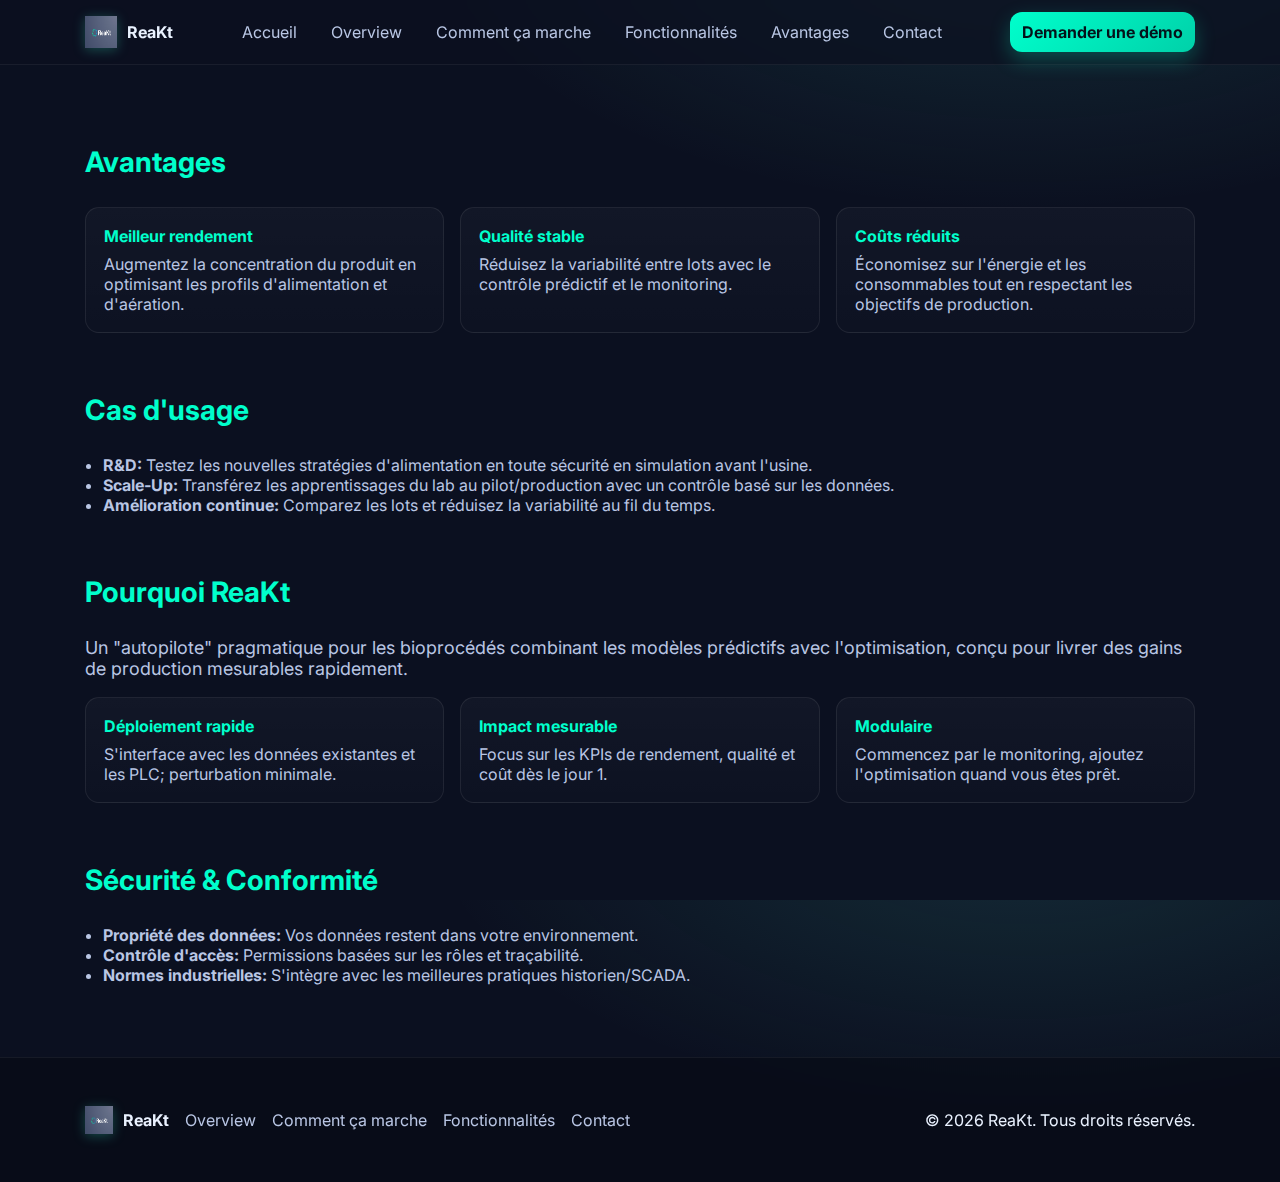
<file: docs/benefits.html>
<!DOCTYPE html>
<html lang="en">
	<head>
		<meta charset="utf-8" />
		<meta name="viewport" content="width=device-width, initial-scale=1" />
		<title>ReaKt — Smart Bioreactor Autopilot & Simulator</title>
		<meta name="description" content="ReaKt is a predictive closed-loop controller for industrial bioreactors, combining a Deep Learning Digital Twin (LSTM) with Model Predictive Control (MPC)." />
		<link rel="preconnect" href="https://fonts.googleapis.com">
		<link rel="preconnect" href="https://fonts.gstatic.com" crossorigin>
		<link href="https://fonts.googleapis.com/css2?family=Inter:wght@300;400;500;600;700&display=swap" rel="stylesheet">
		<link rel="stylesheet" href="style.css" />
		<link rel="icon" href="./assets/logobis.jpeg" />
	</head>
	<body>
		<header class="site-header">
			<div class="container header-inner">
				<a class="brand" href="index.html">
					<img src="./assets/logobis.jpeg" alt="ReaKt" width="32" height="32" />
					<span>ReaKt</span>
				</a>
				<nav class="nav" aria-label="Main navigation">
					<button class="nav-toggle" aria-expanded="false" aria-controls="nav-menu" aria-label="Open menu">
						<span class="bar"></span>
						<span class="bar"></span>
						<span class="bar"></span>
					</button>
					<ul id="nav-menu" class="nav-menu">
						<li><a href="index.html">Accueil</a></li>
						<li><a href="overview.html">Overview</a></li>
						<li><a href="how-it-works.html">Comment ça marche</a></li>
						<li><a href="features.html">Fonctionnalités</a></li>
						<li><a href="benefits.html">Avantages</a></li>
						<li><a href="contact.html">Contact</a></li>
					</ul>
				</nav>
				<a class="cta cta--small" href="contact.html">Demander une démo</a>
			</div>
		</header>

		<main>
			<section class="section" style="padding-top:80px">
				<div class="container">
					<h1 class="section-title">Avantages</h1>
					<div class="cards">
						<article class="card"><h4>Meilleur rendement</h4><p>Augmentez la concentration du produit en optimisant les profils d'alimentation et d'aération.</p></article>
						<article class="card"><h4>Qualité stable</h4><p>Réduisez la variabilité entre lots avec le contrôle prédictif et le monitoring.</p></article>
						<article class="card"><h4>Coûts réduits</h4><p>Économisez sur l'énergie et les consommables tout en respectant les objectifs de production.</p></article>
					</div>

					<h2 class="section-title" style="margin-top:60px">Cas d'usage</h2>
					<ul class="bullets">
						<li><strong>R&D:</strong> Testez les nouvelles stratégies d'alimentation en toute sécurité en simulation avant l'usine.</li>
						<li><strong>Scale‑Up:</strong> Transférez les apprentissages du lab au pilot/production avec un contrôle basé sur les données.</li>
						<li><strong>Amélioration continue:</strong> Comparez les lots et réduisez la variabilité au fil du temps.</li>
					</ul>

					<h2 class="section-title" style="margin-top:60px">Pourquoi ReaKt</h2>
					<p class="lead">Un "autopilote" pragmatique pour les bioprocédés combinant les modèles prédictifs avec l'optimisation, conçu pour livrer des gains de production mesurables rapidement.</p>
					<div class="cards">
						<article class="card"><h4>Déploiement rapide</h4><p>S'interface avec les données existantes et les PLC; perturbation minimale.</p></article>
						<article class="card"><h4>Impact mesurable</h4><p>Focus sur les KPIs de rendement, qualité et coût dès le jour 1.</p></article>
						<article class="card"><h4>Modulaire</h4><p>Commencez par le monitoring, ajoutez l'optimisation quand vous êtes prêt.</p></article>
					</div>

					<h2 class="section-title" style="margin-top:60px">Sécurité & Conformité</h2>
					<ul class="bullets">
						<li><strong>Propriété des données:</strong> Vos données restent dans votre environnement.</li>
						<li><strong>Contrôle d'accès:</strong> Permissions basées sur les rôles et traçabilité.</li>
						<li><strong>Normes industrielles:</strong> S'intègre avec les meilleures pratiques historien/SCADA.</li>
					</ul>
				</div>
			</section>
		</main>

		<footer class="site-footer">
			<div class="container footer-inner">
				 <a class="brand" href="index.html">
					<img src="./assets/logobis.jpeg" alt="ReaKt" width="28" height="28" />
					<span>ReaKt</span>
				</a>
				<ul class="footer-links">
					<li><a href="overview.html">Overview</a></li>
					<li><a href="how-it-works.html">Comment ça marche</a></li>
					<li><a href="features.html">Fonctionnalités</a></li>
					<li><a href="contact.html">Contact</a></li>
				</ul>
				<p class="copyright">© <span id="year"></span> ReaKt. Tous droits réservés.</p>
			</div>
		</footer>

		<script src="script.js"></script>
	</body>
</html>
</file>
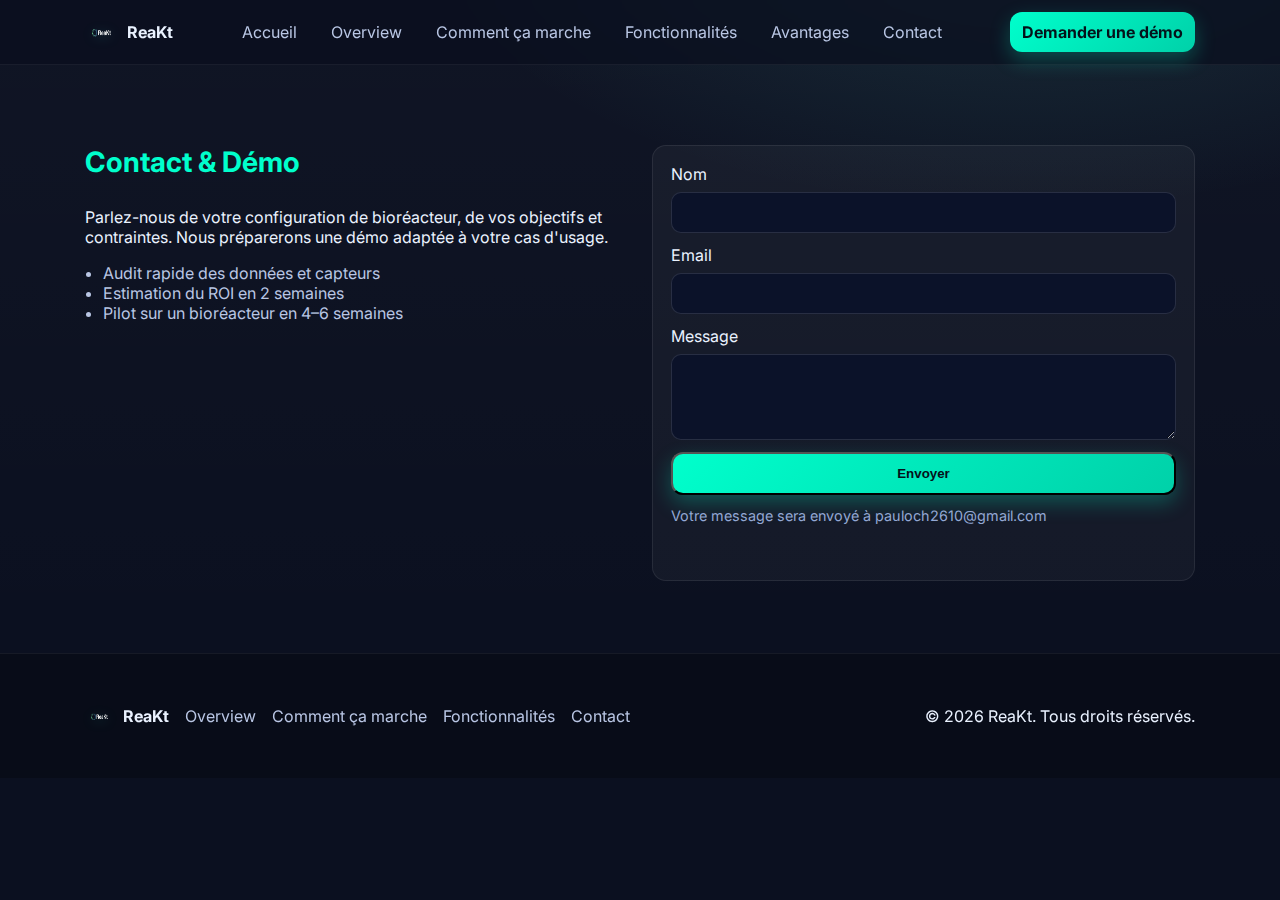
<file: docs/contact.html>
<!DOCTYPE html>
<html lang="en">
	<head>
		<meta charset="utf-8" />
		<meta name="viewport" content="width=device-width, initial-scale=1" />
		<title>ReaKt — Smart Bioreactor Autopilot & Simulator</title>
		<meta name="description" content="ReaKt is a predictive closed-loop controller for industrial bioreactors, combining a Deep Learning Digital Twin (LSTM) with Model Predictive Control (MPC)." />
		<link rel="preconnect" href="https://fonts.googleapis.com">
		<link rel="preconnect" href="https://fonts.gstatic.com" crossorigin>
		<link href="https://fonts.googleapis.com/css2?family=Inter:wght@300;400;500;600;700&display=swap" rel="stylesheet">
		<link rel="stylesheet" href="style.css" />
		<link rel="icon" href="./assets/logobis-removebg-preview.png" />
	</head>
	<body>
		<header class="site-header">
			<div class="container header-inner">
				<a class="brand" href="index.html">
					<img src="./assets/logobis-removebg-preview.png" alt="ReaKt" width="32" height="32" />
					<span>ReaKt</span>
				</a>
				<nav class="nav" aria-label="Main navigation">
					<button class="nav-toggle" aria-expanded="false" aria-controls="nav-menu" aria-label="Open menu">
						<span class="bar"></span>
						<span class="bar"></span>
						<span class="bar"></span>
					</button>
					<ul id="nav-menu" class="nav-menu">
						<li><a href="index.html">Accueil</a></li>
						<li><a href="overview.html">Overview</a></li>
						<li><a href="how-it-works.html">Comment ça marche</a></li>
						<li><a href="features.html">Fonctionnalités</a></li>
						<li><a href="benefits.html">Avantages</a></li>
						<li><a href="contact.html">Contact</a></li>
					</ul>
				</nav>
				<a class="cta cta--small" href="contact.html">Demander une démo</a>
			</div>
		</header>

		<main>
			<section id="contact" class="section alt" style="padding-top:80px">
				<div class="container contact">
					<div class="contact-copy">
						<h1 class="section-title">Contact & Démo</h1>
						<p>Parlez-nous de votre configuration de bioréacteur, de vos objectifs et contraintes. Nous préparerons une démo adaptée à votre cas d'usage.</p>
						<ul class="bullets">
							<li>Audit rapide des données et capteurs</li>
							<li>Estimation du ROI en 2 semaines</li>
							<li>Pilot sur un bioréacteur en 4–6 semaines</li>
						</ul>
					</div>
					<form class="contact-form" id="contact-form">
                        <label>
                            <span>Nom</span>
                            <input type="text" name="name" required />
                        </label>
                        <label>
                            <span>Email</span>
                            <input type="email" name="email" required />
                        </label>
                        <label>
                            <span>Message</span>
                            <textarea name="message" rows="4" required></textarea>
                        </label>

                        <button class="cta" type="submit">Envoyer</button>

                        <p class="form-hint">Votre message sera envoyé à pauloch2610@gmail.com</p>
                        <p id="form-status" style="margin-top:10px;"></p>
                    </form>

				</div>
			</section>
		</main>

		<footer class="site-footer">
			<div class="container footer-inner">
				 <a class="brand" href="index.html">
					<img src="./assets/logobis-removebg-preview.png" alt="ReaKt" width="28" height="28" />
					<span>ReaKt</span>
				</a>
				<ul class="footer-links">
					<li><a href="overview.html">Overview</a></li>
					<li><a href="how-it-works.html">Comment ça marche</a></li>
					<li><a href="features.html">Fonctionnalités</a></li>
					<li><a href="contact.html">Contact</a></li>
				</ul>
				<p class="copyright">© <span id="year"></span> ReaKt. Tous droits réservés.</p>
			</div>
		</footer>

		<script src="script.js"></script>
	</body>
</html>
</file>
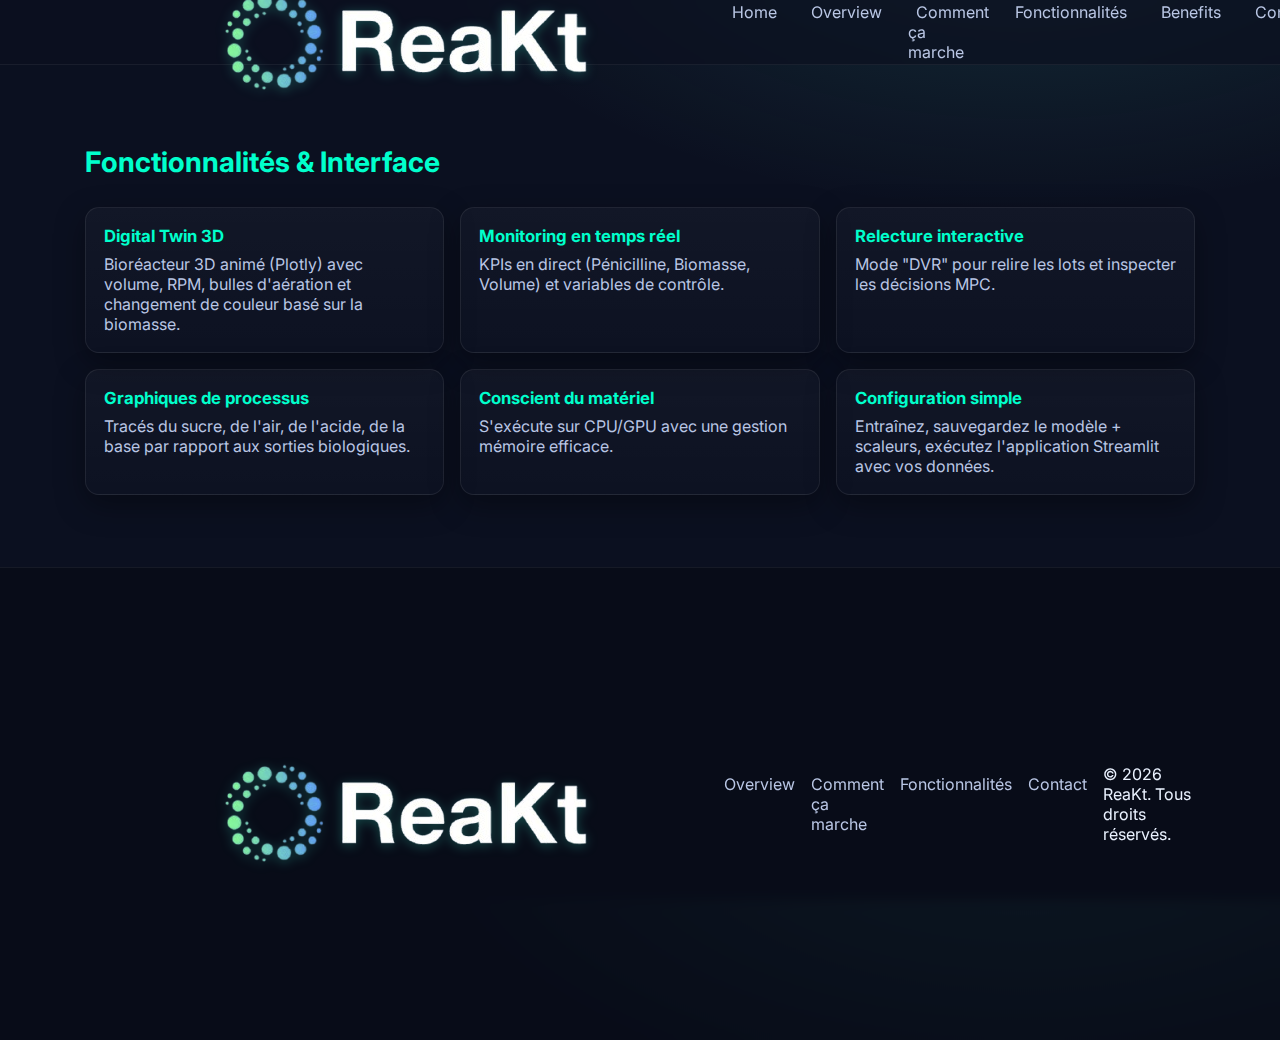
<file: docs/features.html>
<!DOCTYPE html>
<html lang="en">
	<head>
		<meta charset="utf-8" />
		<meta name="viewport" content="width=device-width, initial-scale=1" />
		<title>ReaKt — Smart Bioreactor Autopilot & Simulator</title>
		<meta name="description" content="ReaKt is a predictive closed-loop controller for industrial bioreactors, combining a Deep Learning Digital Twin (LSTM) with Model Predictive Control (MPC)." />
		<link rel="preconnect" href="https://fonts.googleapis.com">
		<link rel="preconnect" href="https://fonts.gstatic.com" crossorigin>
		<link href="https://fonts.googleapis.com/css2?family=Inter:wght@300;400;500;600;700&display=swap" rel="stylesheet">
		<link rel="stylesheet" href="style.css" />
		<link rel="icon" href="./assets/logobis-removebg-preview.png" />
	</head>
	<body>
		<header class="site-header">
			<div class="container header-inner">
				<a class="brand" href="index.html">
					<img src="./assets/logobis-removebg-preview.png" alt="ReaKt logo" class="brand-logo" />
				</a>
				<nav class="nav" aria-label="Main navigation">
					<button class="nav-toggle" aria-expanded="false" aria-controls="nav-menu" aria-label="Open menu">
						<span class="bar"></span>
						<span class="bar"></span>
						<span class="bar"></span>
					</button>
					<ul id="nav-menu" class="nav-menu">
						<li><a href="index.html">Home</a></li>
						<li><a href="overview.html">Overview</a></li>
						<li><a href="how-it-works.html">Comment ça marche</a></li>
						<li><a href="features.html">Fonctionnalités</a></li>
						<li><a href="benefits.html">Benefits</a></li>
						<li><a href="contact.html">Contact</a></li>
					</ul>
				</nav>
				<a class="cta cta--small" href="contact.html">Demander une démo</a>
			</div>
		</header>

		<main>
			<section class="section" style="padding-top:80px">
				<div class="container">
					<h1 class="section-title">Fonctionnalités & Interface</h1>
					<div class="features-grid">
						<article class="feature"><h3>Digital Twin 3D</h3><p>Bioréacteur 3D animé (Plotly) avec volume, RPM, bulles d'aération et changement de couleur basé sur la biomasse.</p></article>
						<article class="feature"><h3>Monitoring en temps réel</h3><p>KPIs en direct (Pénicilline, Biomasse, Volume) et variables de contrôle.</p></article>
						<article class="feature"><h3>Relecture interactive</h3><p>Mode "DVR" pour relire les lots et inspecter les décisions MPC.</p></article>
						<article class="feature"><h3>Graphiques de processus</h3><p>Tracés du sucre, de l'air, de l'acide, de la base par rapport aux sorties biologiques.</p></article>
						<article class="feature"><h3>Conscient du matériel</h3><p>S'exécute sur CPU/GPU avec une gestion mémoire efficace.</p></article>
						<article class="feature"><h3>Configuration simple</h3><p>Entraînez, sauvegardez le modèle + scaleurs, exécutez l'application Streamlit avec vos données.</p></article>
					</div>
				</div>
			</section>
		</main>

		<footer class="site-footer">
			<div class="container footer-inner">
				 <a class="brand" href="index.html">
					<img src="./assets/logobis-removebg-preview.png" class="brand-logo" />
				</a>
				<ul class="footer-links">
					<li><a href="overview.html">Overview</a></li>
					<li><a href="how-it-works.html">Comment ça marche</a></li>
					<li><a href="features.html">Fonctionnalités</a></li>
					<li><a href="contact.html">Contact</a></li>
				</ul>
				<p class="copyright">© <span id="year"></span> ReaKt. Tous droits réservés.</p>
			</div>
		</footer>

		<script src="script.js"></script>
	</body>
</html>
</file>
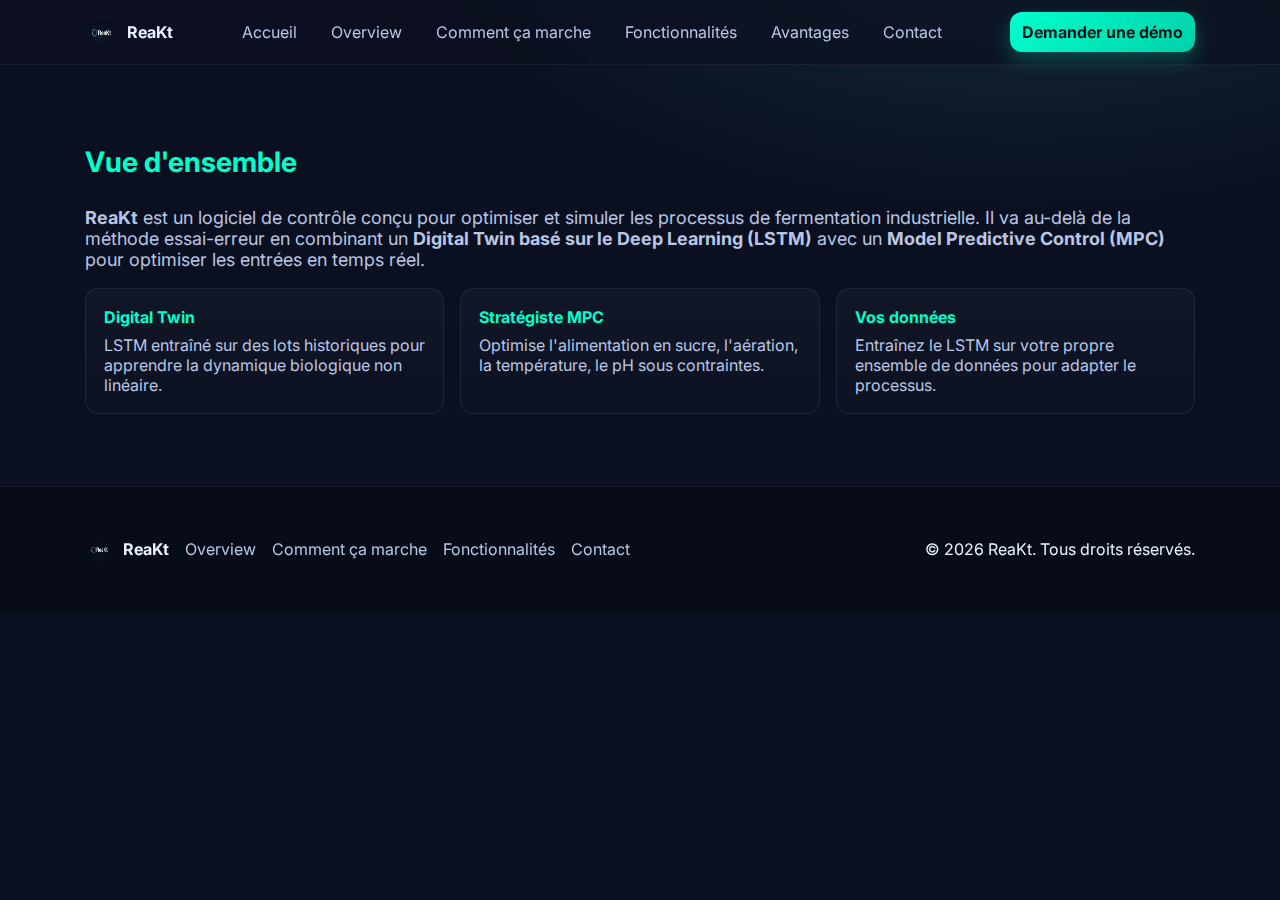
<file: docs/overview.html>
<!DOCTYPE html>
<html lang="en">
	<head>
		<meta charset="utf-8" />
		<meta name="viewport" content="width=device-width, initial-scale=1" />
		<title>ReaKt — Smart Bioreactor Autopilot & Simulator</title>
		<meta name="description" content="ReaKt is a predictive closed-loop controller for industrial bioreactors, combining a Deep Learning Digital Twin (LSTM) with Model Predictive Control (MPC)." />
		<link rel="preconnect" href="https://fonts.googleapis.com">
		<link rel="preconnect" href="https://fonts.gstatic.com" crossorigin>
		<link href="https://fonts.googleapis.com/css2?family=Inter:wght@300;400;500;600;700&display=swap" rel="stylesheet">
		<link rel="stylesheet" href="style.css" />
		<link rel="icon" href="./assets/logobis.jp" />
	</head>
	<body>
		<header class="site-header">
			<div class="container header-inner">
				<a class="brand" href="index.html">
					<img src="./assets/logobis-removebg-preview.png" alt="ReaKt" width="32" height="32" />
					<span>ReaKt</span>
				</a>
				<nav class="nav" aria-label="Main navigation">
					<button class="nav-toggle" aria-expanded="false" aria-controls="nav-menu" aria-label="Open menu">
						<span class="bar"></span>
						<span class="bar"></span>
						<span class="bar"></span>
					</button>
					<ul id="nav-menu" class="nav-menu">
						<li><a href="index.html">Accueil</a></li>
						<li><a href="overview.html">Overview</a></li>
						<li><a href="how-it-works.html">Comment ça marche</a></li>
						<li><a href="features.html">Fonctionnalités</a></li>
						<li><a href="benefits.html">Avantages</a></li>
						<li><a href="contact.html">Contact</a></li>
					</ul>
				</nav>
				<a class="cta cta--small" href="contact.html">Demander une démo</a>
			</div>
		</header>

		<main>
			<section class="section" style="padding-top:80px">
				<div class="container">
					<h1 class="section-title">Vue d'ensemble</h1>
					<p class="lead"><strong>ReaKt</strong> est un logiciel de contrôle conçu pour optimiser et simuler les processus de fermentation industrielle. Il va au-delà de la méthode essai-erreur en combinant un <strong>Digital Twin basé sur le Deep Learning (LSTM)</strong> avec un <strong>Model Predictive Control (MPC)</strong> pour optimiser les entrées en temps réel.</p>
					<div class="cards">
						<article class="card"><h4>Digital Twin</h4><p>LSTM entraîné sur des lots historiques pour apprendre la dynamique biologique non linéaire.</p></article>
						<article class="card"><h4>Stratégiste MPC</h4><p>Optimise l'alimentation en sucre, l'aération, la température, le pH sous contraintes.</p></article>
						<article class="card"><h4>Vos données</h4><p>Entraînez le LSTM sur votre propre ensemble de données pour adapter le processus.</p></article>
					</div>
				</div>
			</section>
		</main>

		<footer class="site-footer">
			<div class="container footer-inner">
				 <a class="brand" href="index.html">
					<img src="./assets/logobis-removebg-preview.png" alt="ReaKt" width="28" height="28" />
					<span>ReaKt</span>
				</a>
				<ul class="footer-links">
					<li><a href="overview.html">Overview</a></li>
					<li><a href="how-it-works.html">Comment ça marche</a></li>
					<li><a href="features.html">Fonctionnalités</a></li>
					<li><a href="contact.html">Contact</a></li>
				</ul>
				<p class="copyright">© <span id="year"></span> ReaKt. Tous droits réservés.</p>
			</div>
		</footer>

		<script src="script.js"></script>
	</body>
</html>
</file>
<file: docs/style.css>
/* ReacKt — Styles */
:root{
  --bg: #0b1020;
  --surface: #121933;
  --surface-2: #0f1530;
  --text: #eaf2ff;
  --muted: #b9c6e4;
  --primary: #00FFCC;
  --primary-2: #00d1a9;
  --accent: #00FFCC;
  --danger: #ff6b6b;
  --ring: #2a3e7a;
  --shadow: 0 10px 30px rgba(0,0,0,.35);
}

*{box-sizing:border-box}
html,body{height:100%}
html{scroll-behavior:smooth}
body{
  margin:0;
  font-family: 'Inter', system-ui, -apple-system, Segoe UI, Roboto, Arial, sans-serif;
  color: var(--text);
  background: radial-gradient(1000px 500px at 80% -10%, rgba(76,210,192,.15), transparent 60%) , var(--bg);
}

.container{width:100%;max-width:1150px;margin:0 auto;padding:0 20px}
.section{padding:72px 0}
.section.alt{background: linear-gradient(180deg, rgba(255,255,255,0.02), rgba(255,255,255,0));}
.section-title{font-size: clamp(1.6rem, 2.2vw, 2.2rem);margin:0 0 28px 0;color:var(--accent)}
.lead{font-size:1.125rem;color:var(--muted)}

/* Header */
.site-header{position:sticky;top:0;z-index:40;background:rgba(11,16,32,.7);backdrop-filter:blur(8px);border-bottom:1px solid rgba(255,255,255,.06)}
.header-inner{display:flex;align-items:center;justify-content:space-between;gap:16px;height:64px}
.brand{display:inline-flex;gap:10px;align-items:center;color:var(--text);text-decoration:none;font-weight:700}
.brand img{filter: drop-shadow(0 2px 6px rgba(61,255,213,.25));}

.nav{display:flex;align-items:center;gap:16px}
.nav-toggle{display:none;flex-direction:column;gap:4px;background:none;border:0;cursor:pointer}
.nav-toggle .bar{width:22px;height:2px;background:#bcd1ff;border-radius:2px}
.nav-menu{display:flex;gap:18px;list-style:none;margin:0;padding:0}
.nav-menu a{color:var(--muted);text-decoration:none;padding:10px 8px;border-radius:8px}
.nav-menu a:hover{color:var(--text);background:rgba(255,255,255,.06)}

.cta{display:inline-block;background:linear-gradient(135deg, var(--primary), var(--primary-2));color:#04121a;text-decoration:none;font-weight:700;padding:12px 18px;border-radius:12px;box-shadow: 0 8px 20px rgba(0,255,204,.25);transition:transform .08s ease}
.cta:hover{transform:translateY(-1px)}
.cta--secondary{background:transparent;color:var(--text);border:1px solid rgba(255,255,255,.15)}
.cta--small{padding:10px 12px}

/* Hero */
.hero{position:relative;padding:64px 0 32px}
.hero-inner{display:grid;grid-template-columns: 1.1fr .9fr;gap:24px;align-items:center}
.hero h1{font-size: clamp(1.9rem, 3.5vw, 3rem);margin:0 0 10px}
.hero-actions{display:flex;gap:12px;margin:22px 0}
.hero-stats{display:flex;gap:18px;list-style:none;padding:0;margin:18px 0 0 0;color:var(--muted)}
.hero-stats li{display:flex;flex-direction:column;background:rgba(255,255,255,.04);border:1px solid rgba(255,255,255,.08);padding:10px 12px;border-radius:10px;min-width:120px}
.hero-stats strong{font-size:1.05rem;color:var(--accent)}
.hero-visual img{width:100%;height:auto;display:block;filter: drop-shadow(0 10px 30px rgba(0,0,0,.35));}
.hero-gradient{position:absolute;inset:0;pointer-events:none;background:radial-gradient(600px 250px at 15% 20%, rgba(58,168,255,.18), transparent 60%)}

/* Features */
.features-grid{display:grid;grid-template-columns: repeat(3, 1fr);gap:16px}
.feature{background:linear-gradient(180deg, rgba(255,255,255,.03), rgba(255,255,255,.01));border:1px solid rgba(255,255,255,.08);padding:18px;border-radius:14px;box-shadow:var(--shadow)}
.feature h3{margin:0 0 8px;font-size:1.05rem;color:var(--accent)}
.feature p{margin:0;color:var(--muted)}

/* Steps */
.steps{display:grid;grid-template-columns: repeat(4, 1fr);gap:16px;list-style:none;margin:0;padding:0}
.steps li{background:rgba(255,255,255,.04);border:1px solid rgba(255,255,255,.08);padding:18px;border-radius:14px}
.steps h4{margin:0 0 8px;color:var(--accent)}
.steps p{margin:0;color:var(--muted)}

/* Cards */
.cards{display:grid;grid-template-columns: repeat(3, 1fr);gap:16px}
.card{background:linear-gradient(180deg, rgba(255,255,255,.03), rgba(255,255,255,.01));border:1px solid rgba(255,255,255,.08);padding:18px;border-radius:14px}
.card h4{margin:0 0 8px;color:var(--accent)}
.card p{margin:0;color:var(--muted)}

/* Contact */
.contact{display:grid;grid-template-columns: 1fr 1fr;gap:24px;align-items:start}
.bullets{margin:12px 0 0 0;padding-left:18px;color:var(--muted)}
.contact-form{display:grid;gap:12px;background:rgba(255,255,255,.04);border:1px solid rgba(255,255,255,.08);padding:18px;border-radius:14px}
.contact-form label{display:grid;gap:8px}
.contact-form input,.contact-form textarea{background:#0b1229;border:1px solid rgba(255,255,255,.12);color:var(--text);padding:12px 12px;border-radius:10px;outline:2px solid transparent;outline-offset:2px}
.contact-form input:focus,.contact-form textarea:focus{outline-color:var(--ring)}
.form-hint{margin:0;color:#93a8d4;font-size:.9rem}

/* Footer */
.site-footer{padding:36px 0;border-top:1px solid rgba(255,255,255,.06);background:rgba(7,10,20,.6);backdrop-filter:blur(6px)}
.footer-inner{display:grid;grid-template-columns: auto 1fr auto;align-items:center;gap:16px}
.footer-links{display:flex;gap:16px;list-style:none;padding:0;margin:0}
.footer-links a{color:var(--muted);text-decoration:none}
.footer-links a:hover{color:var(--text)}

/* Lightbox Modal */
.lightbox-modal{
  display:none;
  position:fixed;
  top:0;left:0;right:0;bottom:0;
  background:rgba(0,0,0,.9);
  z-index:100;
  align-items:center;
  justify-content:center;
  backdrop-filter:blur(4px);
}
.lightbox-modal.open{
  display:flex;
}
.lightbox-content{
  position:relative;
  max-width:90vw;
  max-height:90vh;
  animation:scaleIn .3s ease-out;
}
.lightbox-content img{
  width:100%;
  height:auto;
  display:block;
  border-radius:8px;
}
.lightbox-close{
  position:absolute;
  top:20px;right:20px;
  background:rgba(255,255,255,.1);
  border:none;
  color:#fff;
  width:44px;height:44px;
  border-radius:50%;
  cursor:pointer;
  font-size:28px;
  display:flex;align-items:center;justify-content:center;
  backdrop-filter:blur(10px);
  transition:all .2s;
}
.lightbox-close:hover{
  background:rgba(255,255,255,.2);
}
@keyframes scaleIn{
  from{transform:scale(.8);opacity:0}
  to{transform:scale(1);opacity:1}
}
.clickable-image{
  cursor:pointer;
  transition:opacity .2s;
}
.clickable-image:hover{
  opacity:.8;
}

/* Responsive */
@media (max-width: 980px){
  .hero-inner{grid-template-columns: 1fr}
  .features-grid{grid-template-columns: repeat(2, 1fr)}
  .steps{grid-template-columns: repeat(2, 1fr)}
  .cards{grid-template-columns: repeat(2, 1fr)}
  .contact{grid-template-columns: 1fr}
}
@media (max-width: 720px){
  .nav-toggle{display:flex}
  .nav-menu{position:absolute;right:20px;top:62px;flex-direction:column;background:rgba(17,24,52,.98);border:1px solid rgba(255,255,255,.08);padding:10px;border-radius:12px;display:none}
  .nav-menu.open{display:flex}
  .features-grid{grid-template-columns: 1fr}
  .steps{grid-template-columns: 1fr}
  .cards{grid-template-columns: 1fr}
}
</file>
